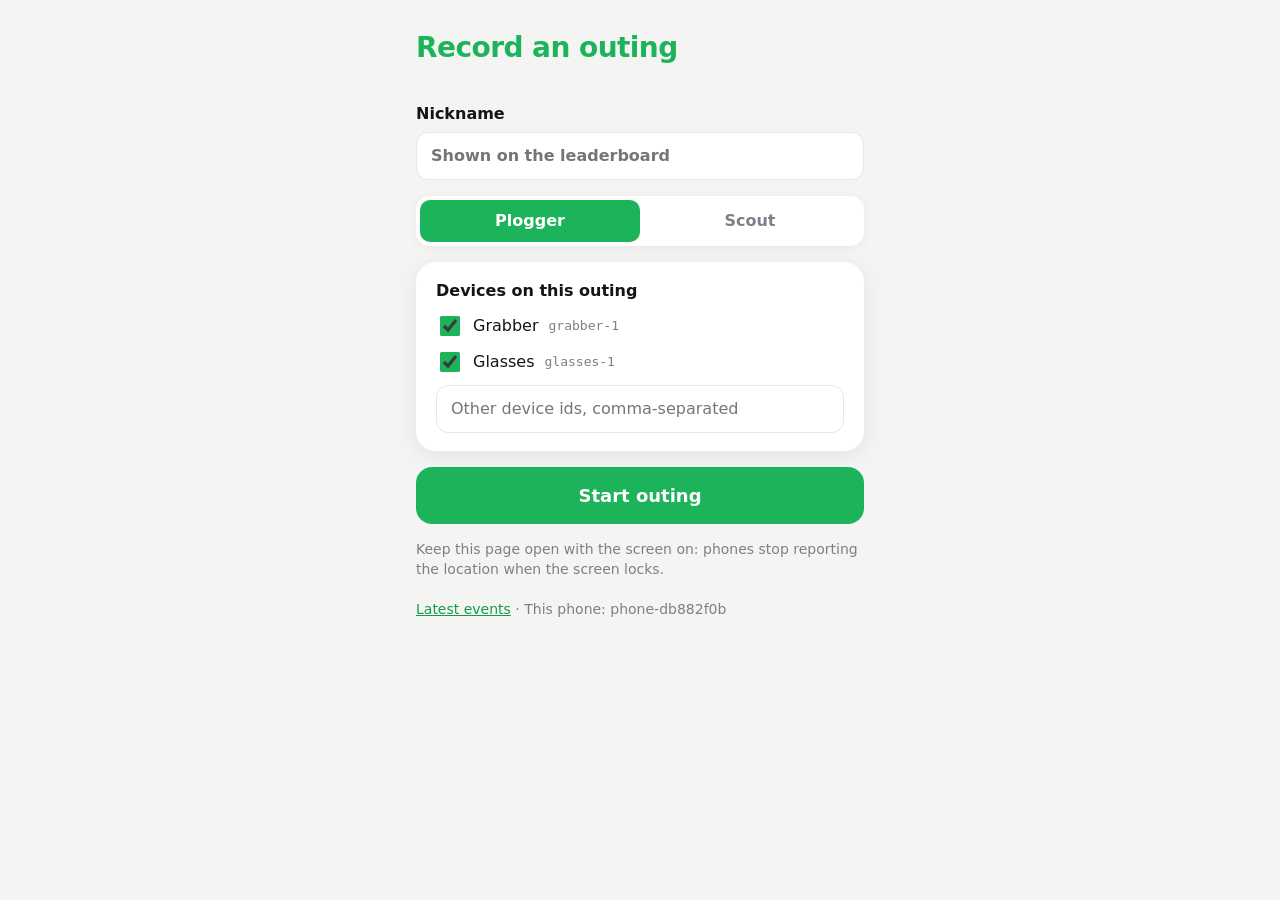
<file: api/app/record.html>
<!doctype html>
<html lang="en">
<head>
<meta charset="utf-8">
<meta name="viewport" content="width=device-width, initial-scale=1, viewport-fit=cover">
<meta name="theme-color" content="#1db35b">
<title>Record an outing</title>
<style>
  :root {
    --green: #1db35b; --green-dark: #149a4b; --green-soft: #e7f6ec;
    --ink: #141414; --muted: #7a8087; --line: #e6e8e6; --bg: #f4f5f3; --card: #fff; --bad: #d93a3f; --warn: #b26a00;
  }
  * { box-sizing: border-box; }
  body {
    margin: 0; background: var(--bg); color: var(--ink);
    font: 16px/1.4 system-ui, -apple-system, "Segoe UI", sans-serif; -webkit-font-smoothing: antialiased;
  }
  main { max-width: 480px; margin: 0 auto; padding: max(20px, env(safe-area-inset-top)) 16px max(24px, env(safe-area-inset-bottom)); }
  h1 { font-size: 28px; font-weight: 800; color: var(--green); margin: 8px 0 20px; letter-spacing: -0.02em; }
  section { display: grid; gap: 16px; }
  [hidden] { display: none !important; }
  .card { background: var(--card); border-radius: 20px; padding: 18px 20px; box-shadow: 0 6px 24px rgba(20, 20, 20, .07); }
  label.field { display: grid; gap: 6px; font-weight: 600; }
  input[type=text] {
    font: inherit; padding: 12px 14px; border: 1px solid var(--line); border-radius: 12px; background: var(--card); width: 100%;
  }
  input[type=text]:focus { outline: 2px solid var(--green); border-color: transparent; }
  .seg { display: grid; grid-template-columns: 1fr 1fr; background: var(--card); border-radius: 14px; padding: 4px; box-shadow: 0 2px 10px rgba(20, 20, 20, .06); }
  .seg input { position: absolute; opacity: 0; }
  .seg span { display: block; text-align: center; padding: 10px; border-radius: 10px; font-weight: 700; color: var(--muted); }
  .seg input:checked + span { background: var(--green); color: #fff; }
  .seg input:focus-visible + span { outline: 2px solid var(--ink); }
  fieldset { border: 0; margin: 0; padding: 0; display: grid; gap: 10px; }
  legend { float: left; width: 100%; font-weight: 600; padding: 0; }
  .check { display: flex; align-items: center; gap: 10px; }
  .check input { width: 20px; height: 20px; accent-color: var(--green); }
  code { font: 13px ui-monospace, SFMono-Regular, Menlo, monospace; color: var(--muted); }
  .btn {
    font: inherit; font-weight: 700; font-size: 18px; border: 0; border-radius: 16px; padding: 16px; width: 100%;
    background: var(--green); color: #fff; cursor: pointer;
  }
  .btn:active { background: var(--green-dark); }
  .btn.dark { background: var(--ink); }
  .btn.confirm { background: var(--bad); }
  .btn.light { background: var(--card); color: var(--ink); box-shadow: 0 2px 10px rgba(20, 20, 20, .06); }
  .note { color: var(--muted); font-size: 14px; margin: 0; }
  .rec { display: inline-flex; align-items: center; gap: 8px; font-weight: 700; font-size: 14px; background: var(--ink); color: #fff; padding: 6px 12px; border-radius: 999px; justify-self: start; }
  .rec i { width: 10px; height: 10px; border-radius: 50%; background: #ff4d4f; animation: blink 1.2s infinite; }
  @keyframes blink { 50% { opacity: .3; } }
  .stats { display: grid; grid-template-columns: repeat(3, 1fr); gap: 8px; text-align: center; }
  .eyebrow { font-size: 11px; font-weight: 600; letter-spacing: .14em; text-transform: uppercase; color: var(--muted); }
  .num { font-size: 34px; font-weight: 800; letter-spacing: -0.03em; font-variant-numeric: tabular-nums; }
  .unit { font-size: 14px; font-weight: 600; margin-left: 2px; }
  .rows { display: grid; gap: 10px; font-size: 15px; }
  .rows div { display: flex; justify-content: space-between; gap: 12px; }
  .rows span:first-child { color: var(--muted); }
  .ok { color: var(--green-dark); font-weight: 600; }
  .warn { color: var(--warn); font-weight: 600; }
  .bad { color: var(--bad); font-weight: 600; }
  .session { display: flex; align-items: center; justify-content: space-between; gap: 12px; }
  .session code { overflow: hidden; text-overflow: ellipsis; white-space: nowrap; }
  .small { font: inherit; font-size: 14px; font-weight: 600; border: 1px solid var(--line); background: var(--card); border-radius: 10px; padding: 6px 12px; cursor: pointer; }
  .error { color: var(--bad); font-weight: 600; margin: 0; }
  a { color: var(--green-dark); }
</style>
</head>
<body>
<main>
  <section id="setup">
    <h1>Record an outing</h1>
    <label class="field">Nickname
      <input type="text" id="user" maxlength="100" autocomplete="nickname" placeholder="Shown on the leaderboard">
    </label>
    <div class="seg" role="radiogroup" aria-label="Role">
      <label><input type="radio" name="role" value="plogger" checked><span>Plogger</span></label>
      <label><input type="radio" name="role" value="scout"><span>Scout</span></label>
    </div>
    <fieldset class="card">
      <legend>Devices on this outing</legend>
      <label class="check"><input type="checkbox" name="device" value="grabber-1" checked> Grabber <code>grabber-1</code></label>
      <label class="check"><input type="checkbox" name="device" value="glasses-1" checked> Glasses <code>glasses-1</code></label>
      <input type="text" id="more" placeholder="Other device ids, comma-separated" autocapitalize="off" autocomplete="off">
    </fieldset>
    <button class="btn" id="start">Start outing</button>
    <p class="note">Keep this page open with the screen on: phones stop reporting the location when the screen locks.</p>
  </section>

  <section id="live" hidden>
    <span class="rec"><i></i>Recording · <span id="who"></span></span>
    <div class="card stats">
      <div><div class="eyebrow">Time</div><div class="num" id="time">00:00</div></div>
      <div><div class="eyebrow">Distance</div><div class="num"><span id="dist">0.00</span><span class="unit">km</span></div></div>
      <div><div class="eyebrow">Points</div><div class="num" id="points">0</div></div>
    </div>
    <div class="card rows">
      <div><span>GPS</span><span id="gps">waiting…</span></div>
      <div><span>Sent to the API</span><span id="sent">–</span></div>
      <div><span>Screen</span><span id="screen">–</span></div>
    </div>
    <div class="card session">
      <div style="min-width:0"><div class="eyebrow">Outing</div><code id="sid"></code></div>
      <button class="small" id="copy">Copy id</button>
    </div>
    <button class="btn dark" id="finish">Finish outing</button>
  </section>

  <section id="done" hidden>
    <h1>Outing finished</h1>
    <div class="card stats">
      <div><div class="eyebrow">Time</div><div class="num" id="done-time"></div></div>
      <div><div class="eyebrow">Distance</div><div class="num"><span id="done-dist"></span><span class="unit">km</span></div></div>
      <div><div class="eyebrow">Points</div><div class="num" id="done-points"></div></div>
    </div>
    <div class="card rows">
      <div><span>Sent to the API</span><span id="done-sent">–</span></div>
      <div><span>Outing</span><code id="done-sid"></code></div>
    </div>
    <button class="btn" id="again">New outing</button>
  </section>

  <p class="error" id="error" hidden></p>
  <p class="note" style="margin-top:20px"><a href="/">Latest events</a> · <span id="device"></span></p>
</main>
<script>
// Records an outing on the phone and sends it as events (contract/README.md):
// session.start, then track.points every few seconds, then session.end.
// Events wait in localStorage until the API accepts them and keep their event_id when resent,
// so a dropped connection or a reloaded page loses nothing. A reload also resumes the outing.
// ?fake makes up a walk around Otaniemi instead of reading the GPS, to try it indoors.

const FLUSH_MS = 5000;       // Track points go out in one event this often
const MAX_BATCH = 100;       // Events per request, as in the contract
const MAX_ACCURACY_M = 30;   // Same distance rule as the API (app/outings.py): inaccurate points do not count...
const STEP_M = 10;           // ...and the distance grows only after moving this far from the last counted point
const FAKE = new URLSearchParams(location.search).has("fake");

const $ = (id) => document.getElementById(id);
const store = {
  get(key, fallback) {
    try { const v = localStorage.getItem(`plogging.record.${key}`); return v === null ? fallback : JSON.parse(v); }
    catch { return fallback; }
  },
  set(key, value) { try { localStorage.setItem(`plogging.record.${key}`, JSON.stringify(value)); } catch {} },
  remove(key) { try { localStorage.removeItem(`plogging.record.${key}`); } catch {} },
};

function uuid() {
  if (crypto.randomUUID) return crypto.randomUUID();
  const b = crypto.getRandomValues(new Uint8Array(16));
  b[6] = (b[6] & 0x0f) | 0x40; b[8] = (b[8] & 0x3f) | 0x80;
  const h = [...b].map((x) => x.toString(16).padStart(2, "0")).join("");
  return `${h.slice(0, 8)}-${h.slice(8, 12)}-${h.slice(12, 16)}-${h.slice(16, 20)}-${h.slice(20)}`;
}

function metres(a, b) {
  const r = Math.PI / 180;
  const h = Math.sin((b.lat - a.lat) * r / 2) ** 2 + Math.cos(a.lat * r) * Math.cos(b.lat * r) * Math.sin((b.lon - a.lon) * r / 2) ** 2;
  return 2 * 6371000 * Math.asin(Math.sqrt(h));
}

const clock = (ms) => {
  const s = Math.max(0, Math.floor(ms / 1000));
  const h = Math.floor(s / 3600), m = Math.floor((s % 3600) / 60), sec = String(s % 60).padStart(2, "0");
  return h ? `${h}:${String(m).padStart(2, "0")}:${sec}` : `${String(m).padStart(2, "0")}:${sec}`;
};
const km = (m) => (m / 1000).toFixed(2);

const deviceId = store.get("device", null) || (() => { const id = `phone-${uuid().slice(0, 8)}`; store.set("device", id); return id; })();
let session = store.get("session", null);  // The outing in progress
let queue = store.get("queue", []);        // Events the API has not accepted yet
let pending = session ? store.get("pending", []) : []; // Track points not yet put into an event
let lastFix = pending.length ? pending[pending.length - 1] : null;
let gpsError = null, sendError = null, offline = false;
let watchId = null, fakeTimer = null, wakeLock = null, sending = false, finishArmed = null;

function enqueue(type, fields) {
  queue.push({ event_id: uuid(), type, device_id: deviceId, t: Date.now(), ...fields });
  store.set("queue", queue);
}

async function send() {
  if (sending || !queue.length) return render();
  sending = true;
  const batch = queue.slice(0, MAX_BATCH);
  let again = false;
  try {
    const res = await fetch("/api/events", {
      method: "POST", headers: { "Content-Type": "application/json" }, body: JSON.stringify({ events: batch }),
    });
    if (res.status >= 500) throw new Error(`API answered ${res.status}`);
    // After a 200 the events are done with, rejected ones too: resending would not help (contract, "Response").
    // Any other 4xx means the batch itself is broken, and resending would block the queue forever.
    const sent = new Set(batch.map((e) => e.event_id));
    queue = queue.filter((e) => !sent.has(e.event_id));
    store.set("queue", queue);
    offline = false;
    if (res.ok) {
      const { rejected } = await res.json();
      sendError = rejected.length ? `API rejected ${rejected.length}: ${rejected[0].error}` : null;
      if (rejected.length) console.warn("rejected", rejected);
    } else {
      sendError = `API answered ${res.status}; ${batch.length} events dropped`;
    }
    again = queue.length > 0;
  } catch (err) {
    offline = true; // Keep the events and try again on the next tick
    console.warn("send failed", err);
  } finally {
    sending = false;
    render();
  }
  if (again) send();
}

function flushPoints() {
  if (!session || !pending.length) return;
  enqueue("track.points", { session_id: session.session_id, points: pending });
  pending = [];
  store.set("pending", pending);
}

function onFix(pos) {
  if (!session) return;
  const c = pos.coords;
  const p = { t: Math.round(pos.timestamp || Date.now()), lat: c.latitude, lon: c.longitude, accuracy: Math.round(c.accuracy * 10) / 10 };
  if (lastFix && p.t <= lastFix.t) return; // Some phones repeat the last fix
  lastFix = p;
  gpsError = null;
  pending.push(p);
  store.set("pending", pending);
  session.points += 1;
  if (p.accuracy <= MAX_ACCURACY_M) {
    if (!session.anchor) session.anchor = p;
    else {
      const d = metres(session.anchor, p);
      if (d >= STEP_M) { session.distance += d; session.anchor = p; }
    }
  }
  store.set("session", session);
  render();
}

function onGpsError(err) {
  gpsError = err.code === 1
    ? "Location is not allowed: allow it for this site in the browser settings, then reload"
    : "No GPS fix yet: go outside or wait a little";
  render();
}

function startGps() {
  stopGps();
  if (FAKE) {
    // A walk at 1.3 m/s from Otaniemi with a wandering heading, one fix a second.
    const from = lastFix || session?.anchor || { lat: 60.1841, lon: 24.8301 };
    let at = { lat: from.lat, lon: from.lon }, heading = Math.random() * 360;
    fakeTimer = setInterval(() => {
      heading += (Math.random() - 0.5) * 40;
      const r = Math.PI / 180, step = 1.3;
      at = { lat: at.lat + (step * Math.cos(heading * r)) / 111320, lon: at.lon + (step * Math.sin(heading * r)) / (111320 * Math.cos(at.lat * r)) };
      onFix({ timestamp: Date.now(), coords: { latitude: at.lat, longitude: at.lon, accuracy: 5 } });
    }, 1000);
    return;
  }
  if (!navigator.geolocation) { gpsError = "This browser has no location"; return render(); }
  watchId = navigator.geolocation.watchPosition(onFix, onGpsError, { enableHighAccuracy: true, maximumAge: 0, timeout: 30000 });
}

function stopGps() {
  if (watchId !== null) navigator.geolocation.clearWatch(watchId);
  clearInterval(fakeTimer);
  watchId = null; fakeTimer = null;
}

async function keepScreenOn() {
  if (!session || !("wakeLock" in navigator) || document.visibilityState !== "visible") return render();
  try {
    wakeLock = await navigator.wakeLock.request("screen");
    wakeLock.addEventListener("release", () => { wakeLock = null; render(); });
  } catch (err) {
    console.warn("wake lock", err);
  }
  render();
}

function start() {
  const user = $("user").value.trim();
  if (!user) { $("user").focus(); return showError("Enter a nickname: it is shown on the leaderboard"); }
  const devices = [...document.querySelectorAll("input[name=device]:checked")].map((x) => x.value)
    .concat($("more").value.split(",").map((s) => s.trim()).filter(Boolean));
  store.set("user", user);
  store.set("devices", { checked: [...document.querySelectorAll("input[name=device]")].filter((x) => x.checked).map((x) => x.value), more: $("more").value });
  session = {
    session_id: uuid(), user_id: user, role: document.querySelector("input[name=role]:checked").value,
    device_ids: [...new Set(devices)].slice(0, 10), started_at: Date.now(), points: 0, distance: 0, anchor: null,
  };
  store.set("session", session);
  store.remove("last");
  lastFix = null; pending = []; gpsError = null;
  store.set("pending", pending);
  enqueue("session.start", { session_id: session.session_id, user_id: session.user_id, role: session.role, device_ids: session.device_ids });
  startGps();
  keepScreenOn();
  send();
}

function finish() {
  // The first tap arms the button, the second within 3 s finishes: a stray tap in a pocket should not end the outing.
  if (!finishArmed) {
    finishArmed = setTimeout(() => { finishArmed = null; render(); }, 3000);
    return render();
  }
  clearTimeout(finishArmed); finishArmed = null;
  flushPoints();
  enqueue("session.end", { session_id: session.session_id });
  stopGps();
  if (wakeLock) wakeLock.release().catch(() => {});
  store.set("last", { ...session, ended_at: Date.now() });
  session = null;
  store.remove("session");
  send();
}

function showError(text) {
  $("error").textContent = text;
  $("error").hidden = !text;
}

function sentText() {
  if (!queue.length && !sending) return ["All sent", "ok"];
  const n = `${queue.length} event${queue.length === 1 ? "" : "s"} waiting`;
  return offline ? [`${n} · no connection`, "warn"] : [`${n}…`, ""];
}

function render() {
  const last = store.get("last", null);
  $("setup").hidden = !!session || !!last;
  $("live").hidden = !session;
  $("done").hidden = !!session || !last;
  $("device").textContent = `This phone: ${deviceId}`;
  const [sent, sentClass] = sentText();

  if (session) {
    $("who").textContent = `${session.user_id} · ${session.role}`;
    $("time").textContent = clock(Date.now() - session.started_at);
    $("dist").textContent = km(session.distance);
    $("points").textContent = session.points;
    $("gps").textContent = gpsError || (lastFix ? `±${Math.round(lastFix.accuracy)} m${FAKE ? " (fake)" : ""}` : "waiting…");
    $("gps").className = gpsError ? "bad" : lastFix && lastFix.accuracy <= MAX_ACCURACY_M ? "ok" : "warn";
    $("sent").textContent = sent;
    $("sent").className = sentClass;
    $("screen").textContent = wakeLock ? "Kept on" : "May lock: keep it awake";
    $("screen").className = wakeLock ? "ok" : "warn";
    $("sid").textContent = session.session_id;
    $("finish").textContent = finishArmed ? "Tap again to finish" : "Finish outing";
    $("finish").classList.toggle("confirm", !!finishArmed);
  } else if (last) {
    $("done-time").textContent = clock(last.ended_at - last.started_at);
    $("done-dist").textContent = km(last.distance);
    $("done-points").textContent = last.points;
    $("done-sent").textContent = sent;
    $("done-sent").className = sentClass;
    $("done-sid").textContent = last.session_id;
  }
  showError(sendError);
}

$("start").addEventListener("click", start);
$("finish").addEventListener("click", finish);
$("again").addEventListener("click", () => { store.remove("last"); sendError = null; render(); });
$("copy").addEventListener("click", async () => {
  try { await navigator.clipboard.writeText(session.session_id); $("copy").textContent = "Copied"; }
  catch { $("copy").textContent = "Select it"; }
  setTimeout(() => { $("copy").textContent = "Copy id"; }, 1500);
});
document.addEventListener("visibilitychange", () => {
  if (document.visibilityState !== "visible" || !session) return;
  startGps(); // Some phones silently stop watching the location while the page is hidden
  keepScreenOn();
  send();
});
window.addEventListener("online", send);

// Prefill the form: ?user= from the web app, or what this phone used last time.
const saved = store.get("devices", null);
$("user").value = new URLSearchParams(location.search).get("user") || store.get("user", "");
if (saved) {
  for (const box of document.querySelectorAll("input[name=device]")) box.checked = saved.checked.includes(box.value);
  $("more").value = saved.more || "";
}

if (session) { startGps(); keepScreenOn(); } // A reload in the middle of an outing carries on
setInterval(() => { flushPoints(); send(); }, FLUSH_MS);
setInterval(() => { if (session) render(); }, 1000);
send();
</script>
</body>
</html>
</file>
